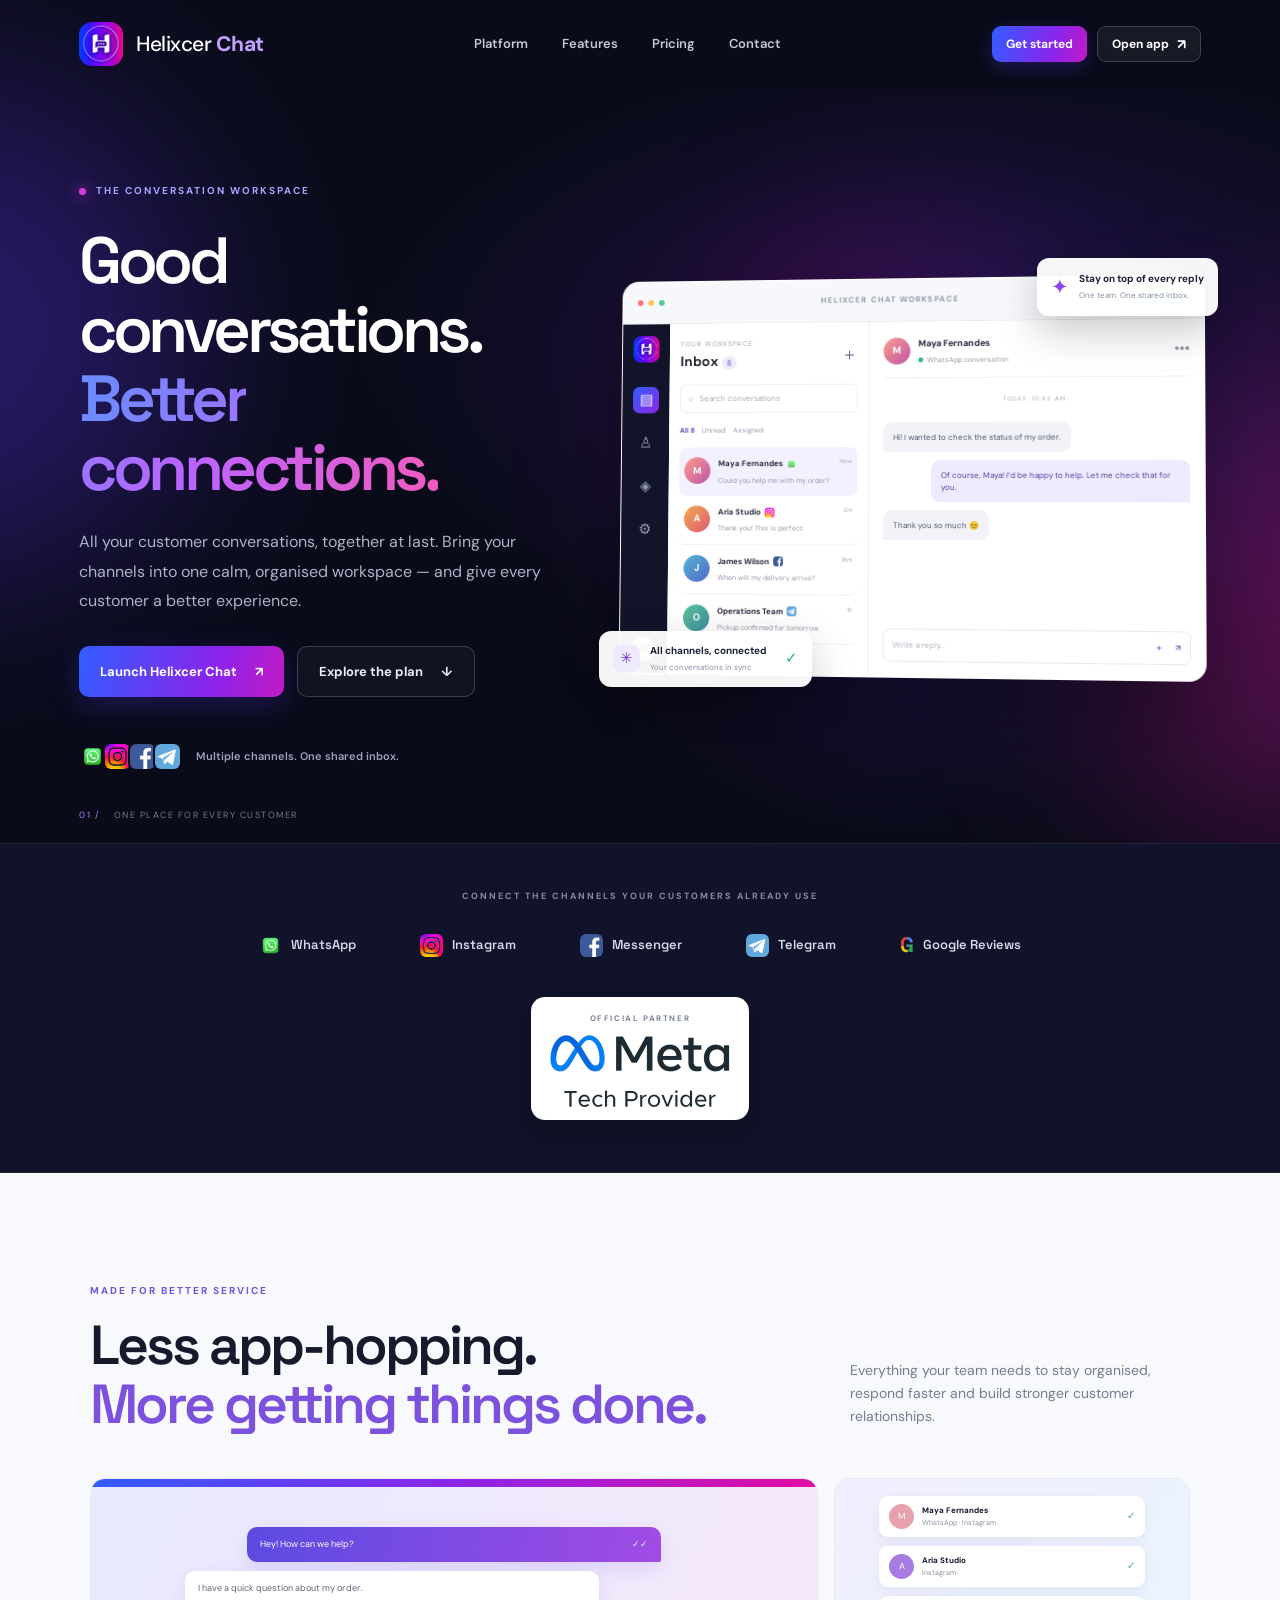
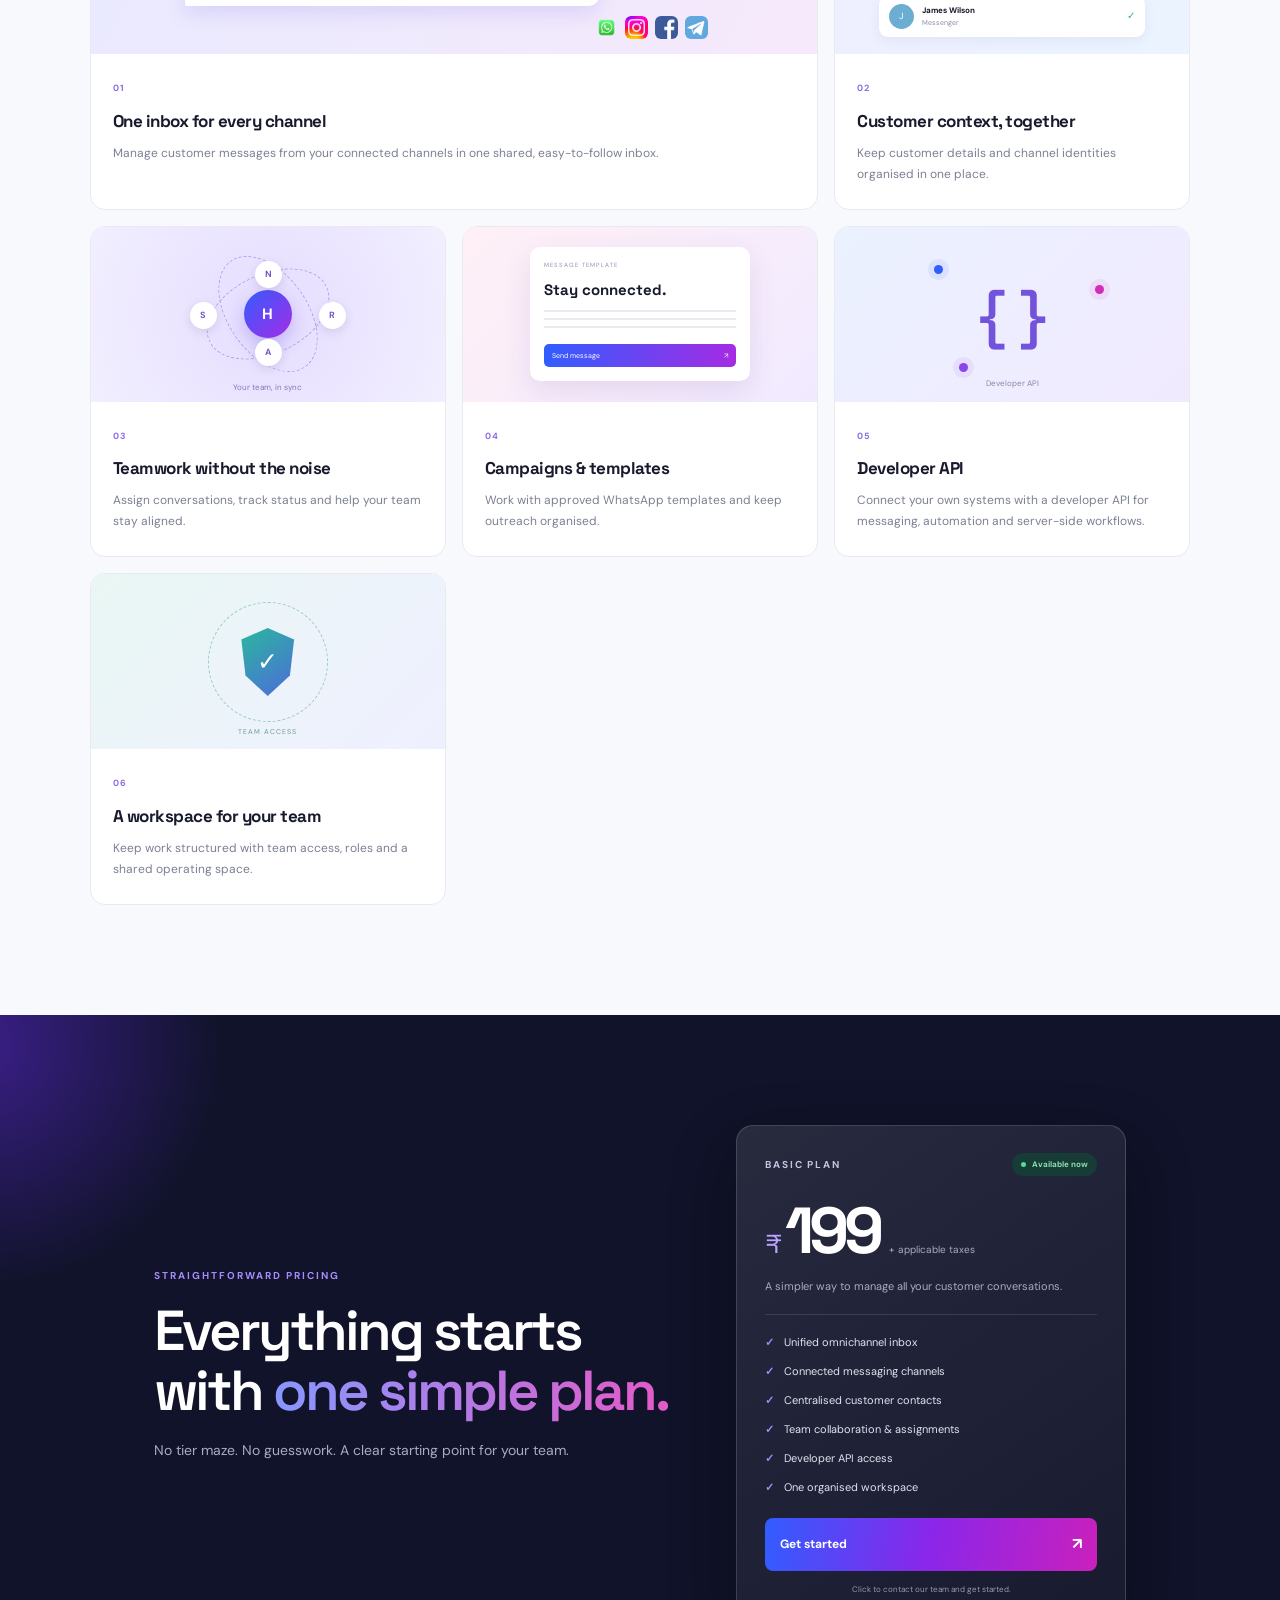
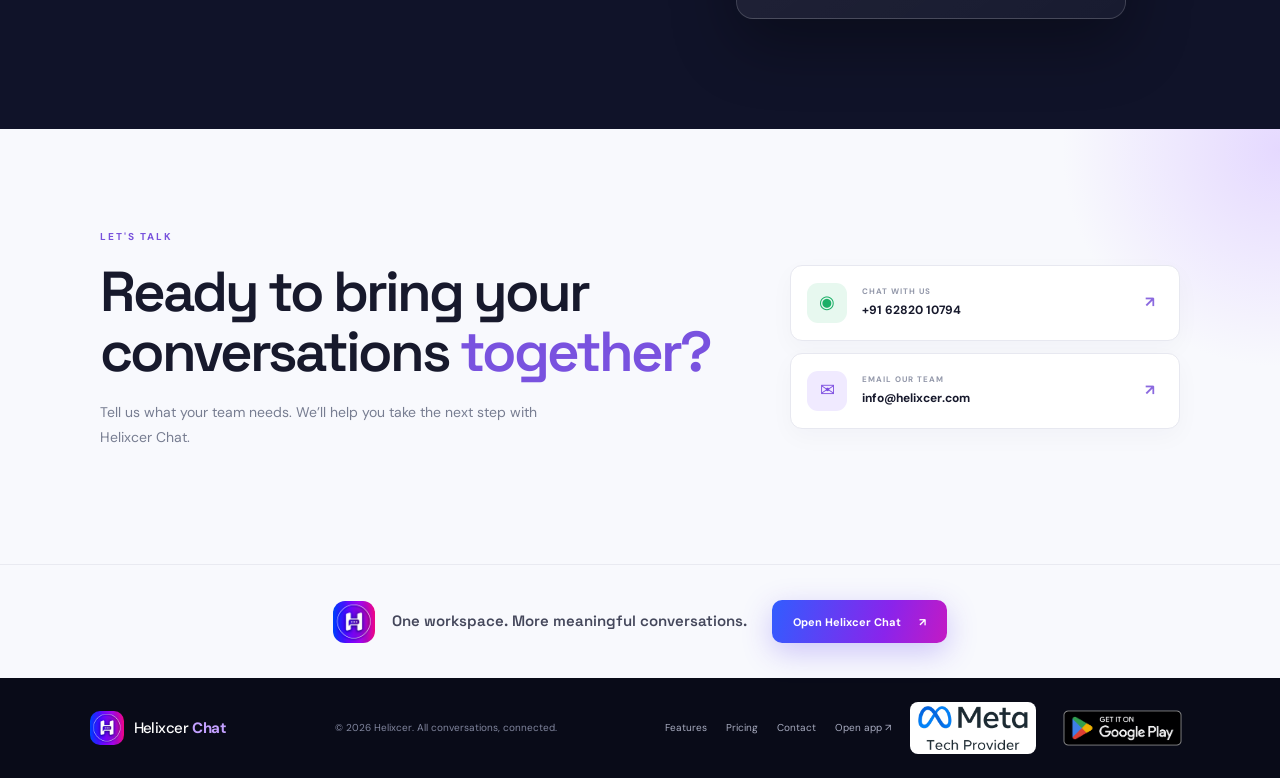
<file: index.html>
<!doctype html>
<html lang="en">
<head>
  <meta charset="utf-8">
  <meta name="viewport" content="width=device-width, initial-scale=1">
  <meta name="theme-color" content="#090b18">
  <meta name="description" content="Helixcer Chat brings WhatsApp, Instagram, Facebook Messenger and Telegram conversations into one organised team inbox.">
  <title>Helixcer Chat — Every conversation, one workspace</title>
  <link rel="canonical" href="https://chat.helixcer.com/">
  <meta property="og:type" content="website">
  <meta property="og:site_name" content="Helixcer Chat">
  <meta property="og:url" content="https://chat.helixcer.com/">
  <meta property="og:title" content="Helixcer Chat — Every conversation, one workspace">
  <meta property="og:description" content="Helixcer Chat brings WhatsApp, Instagram, Facebook Messenger and Telegram conversations into one organised team inbox.">
  <meta property="og:image" content="https://chat.helixcer.com/assets/seo-preview.png">
  <meta property="og:image:alt" content="Helixcer Chat — Good conversations. Better connections.">
  <meta name="twitter:card" content="summary_large_image">
  <meta name="twitter:title" content="Helixcer Chat — Every conversation, one workspace">
  <meta name="twitter:description" content="Helixcer Chat brings WhatsApp, Instagram, Facebook Messenger and Telegram conversations into one organised team inbox.">
  <meta name="twitter:image" content="https://chat.helixcer.com/assets/seo-preview.png">
  <link rel="icon" href="/favicon.ico?v=20261111" sizes="any">
  <link rel="icon" type="image/png" sizes="32x32" href="/assets/favicon-32.png?v=20261111">
  <link rel="icon" type="image/png" sizes="16x16" href="/assets/favicon-16.png?v=20261111">
  <link rel="apple-touch-icon" href="/apple-touch-icon.png?v=20261111">
  <link rel="shortcut icon" href="/favicon.ico?v=20261111">
  <link rel="preconnect" href="https://fonts.googleapis.com">
  <link rel="preconnect" href="https://fonts.gstatic.com" crossorigin>
  <link href="https://fonts.googleapis.com/css2?family=DM+Sans:wght@400;500;600;700&family=Space+Grotesk:wght@400;500;600;700&display=swap" rel="stylesheet">
  <link rel="stylesheet" href="/styles.css">
  <script>
    (function () {
      var hash = location.hash || "";
      if (/^#(inbox|contacts|settings|campaigns|channels|team|developers|profile|invite)\b/i.test(hash)) {
        location.replace("https://app.chat.helixcer.com/" + hash + location.search);
      }
    })();
  </script>
</head>
<body>
  <div class="bg-effects" aria-hidden="true">
    <div class="ambient ambient-one"></div>
    <div class="ambient ambient-two"></div>
  </div>
  <a class="skip-link" href="#main">Skip to content</a>

  <header class="header">
    <a class="brand" href="/" aria-label="Helixcer Chat home">
      <img src="./assets/helixcer-chat-192.png?v=20261110-brand" width="44" height="44" alt="Helixcer Chat logo">
      <span class="brand-title"><span class="brand-helixcer">Helixcer</span> <span class="brand-chat">Chat</span></span>
    </a>
    <nav class="nav" aria-label="Main navigation">
      <a href="#platform">Platform</a>
      <a href="#features">Features</a>
      <a href="#pricing">Pricing</a>
      <a href="#contact">Contact</a>
    </nav>
    <div class="header-actions">
      <a class="header-cta header-cta-primary" href="https://wa.me/916282010794?text=Hi%2C%0A%0AI%20want%20to%20know%20more%20about%20Helixcer%20Chat." target="_blank" rel="noopener noreferrer">Get started</a>
      <a class="header-cta" href="https://app.chat.helixcer.com/" target="_blank" rel="noopener noreferrer">Open app <span>↗</span></a>
    </div>
    <button class="menu-toggle" type="button" aria-label="Open navigation" aria-expanded="false">☰</button>
  </header>

  <main id="main">
    <section class="hero" id="platform">
      <div class="hero-content">
        <div class="overline"><span class="live-dot"></span> THE CONVERSATION WORKSPACE</div>
        <h1>Good conversations.<br><span>Better connections.</span></h1>
        <p class="hero-description">All your customer conversations, together at last. Bring your channels into one calm, organised workspace — and give every customer a better experience.</p>
        <div class="hero-actions">
          <a class="button button-primary" href="https://app.chat.helixcer.com/" target="_blank" rel="noopener noreferrer">Launch Helixcer Chat <span>↗</span></a>
          <a class="button button-secondary" href="#pricing">Explore the plan <span>↓</span></a>
        </div>
        <div class="hero-proof">
          <div class="channel-stack" aria-label="Supported channels">
            <img src="./assets/provider-whatsapp.png" alt="WhatsApp">
            <img src="./assets/provider-instagram.png" alt="Instagram">
            <img src="./assets/provider-facebook.png" alt="Facebook">
            <img src="./assets/provider-telegram.png" alt="Telegram">
          </div>
          <span>Multiple channels. One shared inbox.</span>
        </div>
      </div>

      <div class="visual-wrap" aria-label="Illustration of a unified customer messaging inbox">
        <div class="visual-glow"></div>
        <div class="app-window">
          <div class="window-top">
            <div class="window-dots"><i></i><i></i><i></i></div>
            <span>HELIXCER CHAT <b>WORKSPACE</b></span>
            <div class="online-pill"><i></i> Live inbox</div>
          </div>
          <div class="window-body">
            <aside class="sidebar">
              <div class="sidebar-logo"><img src="./assets/helixcer-chat-192.png" alt=""></div>
              <div class="side-icon selected">▤</div><div class="side-icon">♙</div><div class="side-icon">◈</div><div class="side-icon">⚙</div>
              <div class="side-avatar">N</div>
            </aside>
            <section class="conversation-list">
              <div class="list-title"><div><small>YOUR WORKSPACE</small><strong>Inbox <span class="count">8</span></strong></div><span class="compose">＋</span></div>
              <div class="search-box">⌕ &nbsp; Search conversations</div>
              <div class="filter-row"><span class="filter-active">All <b>8</b></span><span>Unread</span><span>Assigned</span></div>
              <article class="conversation active">
                <div class="person-avatar avatar-a">M</div><div class="conversation-info"><strong>Maya Fernandes <img src="./assets/provider-whatsapp.png" alt=""></strong><p>Could you help me with my order?</p></div><time>Now</time>
              </article>
              <article class="conversation">
                <div class="person-avatar avatar-b">A</div><div class="conversation-info"><strong>Aria Studio <img src="./assets/provider-instagram.png" alt=""></strong><p>Thank you! This is perfect.</p></div><time>2m</time>
              </article>
              <article class="conversation">
                <div class="person-avatar avatar-c">J</div><div class="conversation-info"><strong>James Wilson <img src="./assets/provider-facebook.png" alt=""></strong><p>When will my delivery arrive?</p></div><time>18m</time>
              </article>
              <article class="conversation">
                <div class="person-avatar avatar-d">O</div><div class="conversation-info"><strong>Operations Team <img src="./assets/provider-telegram.png" alt=""></strong><p>Pickup confirmed for tomorrow.</p></div><time>1h</time>
              </article>
            </section>
            <section class="chat-panel">
              <div class="chat-person"><div class="person-avatar avatar-a">M</div><div><strong>Maya Fernandes</strong><small><i></i> WhatsApp conversation</small></div><span class="more">•••</span></div>
              <div class="chat-date">TODAY, 10:42 AM</div>
              <div class="message incoming">Hi! I wanted to check the status of my order.</div>
              <div class="message outgoing">Of course, Maya! I’d be happy to help. Let me check that for you.</div>
              <div class="message incoming">Thank you so much 😊</div>
              <div class="reply-box"><span>Write a reply...</span><b>＋</b><b>↗</b></div>
            </section>
          </div>
        </div>
        <div class="float-card float-channel"><span class="float-icon">✳</span><div><strong>All channels, connected</strong><small>Your conversations in sync</small></div><span class="check">✓</span></div>
        <div class="float-card float-reply"><span class="reply-spark">✦</span><div><strong>Stay on top of every reply</strong><small>One team. One shared inbox.</small></div></div>
      </div>
      <div class="hero-bottom-note"><span>01 /</span> ONE PLACE FOR EVERY CUSTOMER</div>
    </section>

    <section class="channels-section">
      <p>CONNECT THE CHANNELS YOUR CUSTOMERS ALREADY USE</p>
      <div class="channel-logos">
        <div><img src="./assets/provider-whatsapp.png" alt="">WhatsApp</div>
        <div><img src="./assets/provider-instagram.png" alt="">Instagram</div>
        <div><img src="./assets/provider-facebook.png" alt="">Messenger</div>
        <div><img src="./assets/provider-telegram.png" alt="">Telegram</div>
        <div class="google-channel"><span>G</span>Google Reviews</div>
      </div>
      <div class="meta-provider">
        <span class="meta-provider-label">Official partner</span>
        <img src="./assets/meta-tech-provider.png" alt="Meta Tech Provider" width="180" height="72">
      </div>
    </section>

    <section class="features-section section-pad" id="features">
      <div class="section-heading">
        <div><span class="eyebrow">MADE FOR BETTER SERVICE</span><h2>Less app-hopping.<br><span>More getting things done.</span></h2></div>
        <p>Everything your team needs to stay organised, respond faster and build stronger customer relationships.</p>
      </div>
      <div class="feature-grid">
        <article class="feature-card feature-large">
          <div class="feature-art inbox-art"><div class="art-line"></div><div class="art-bubble">Hey! How can we help? <span>✓✓</span></div><div class="art-bubble light">I have a quick question about my order.</div><div class="art-channels"><img src="./assets/provider-whatsapp.png" alt=""><img src="./assets/provider-instagram.png" alt=""><img src="./assets/provider-facebook.png" alt=""><img src="./assets/provider-telegram.png" alt=""></div></div>
          <div class="feature-copy"><span class="feature-number">01</span><h3>One inbox for every channel</h3><p>Manage customer messages from your connected channels in one shared, easy-to-follow inbox.</p></div>
        </article>
        <article class="feature-card">
          <div class="feature-art contacts-art"><div class="contact-chip"><span class="mini-avatar">M</span><span><b>Maya Fernandes</b><small>WhatsApp · Instagram</small></span><i>✓</i></div><div class="contact-chip"><span class="mini-avatar purple">A</span><span><b>Aria Studio</b><small>Instagram</small></span><i>✓</i></div><div class="contact-chip"><span class="mini-avatar blue">J</span><span><b>James Wilson</b><small>Messenger</small></span><i>✓</i></div></div>
          <div class="feature-copy"><span class="feature-number">02</span><h3>Customer context, together</h3><p>Keep customer details and channel identities organised in one place.</p></div>
        </article>
        <article class="feature-card">
          <div class="feature-art team-art"><div class="team-orbit orbit-one"></div><div class="team-orbit orbit-two"></div><span class="team-center">H</span><span class="team-person p-one">N</span><span class="team-person p-two">A</span><span class="team-person p-three">S</span><span class="team-person p-four">R</span><div class="team-caption">Your team, in sync</div></div>
          <div class="feature-copy"><span class="feature-number">03</span><h3>Teamwork without the noise</h3><p>Assign conversations, track status and help your team stay aligned.</p></div>
        </article>
        <article class="feature-card">
          <div class="feature-art campaign-art"><div class="campaign-window"><span class="campaign-label">MESSAGE TEMPLATE</span><b>Stay connected.</b><div class="campaign-lines"></div><div class="campaign-send">Send message <span>↗</span></div></div></div>
          <div class="feature-copy"><span class="feature-number">04</span><h3>Campaigns &amp; templates</h3><p>Work with approved WhatsApp templates and keep outreach organised.</p></div>
        </article>
        <article class="feature-card">
          <div class="feature-art api-art"><span class="api-bracket">{ }</span><span class="api-node node-a"></span><span class="api-node node-b"></span><span class="api-node node-c"></span><div class="api-label">Developer API</div></div>
          <div class="feature-copy"><span class="feature-number">05</span><h3>Developer API</h3><p>Connect your own systems with a developer API for messaging, automation and server-side workflows.</p></div>
        </article>
        <article class="feature-card">
          <div class="feature-art secure-art"><div class="secure-shield">✓</div><div class="secure-ring"></div><span class="secure-tag">TEAM ACCESS</span></div>
          <div class="feature-copy"><span class="feature-number">06</span><h3>A workspace for your team</h3><p>Keep work structured with team access, roles and a shared operating space.</p></div>
        </article>
      </div>
    </section>

    <section class="pricing-section section-pad" id="pricing">
      <div class="pricing-orb"></div>
      <div class="pricing-heading"><span class="eyebrow">STRAIGHTFORWARD PRICING</span><h2>Everything starts<br>with <span>one simple plan.</span></h2><p>No tier maze. No guesswork. A clear starting point for your team.</p></div>
      <a class="price-card" href="#contact" aria-label="Basic plan, 199 rupees plus applicable taxes. Contact us to get started.">
        <div class="price-top"><span class="price-plan">BASIC PLAN</span><span class="price-pill"><i></i> Available now</span></div>
        <div class="price-amount"><span class="currency">₹</span><strong>199</strong><small>+ applicable taxes</small></div>
        <p class="price-summary">A simpler way to manage all your customer conversations.</p>
        <div class="price-divider"></div>
        <ul class="price-features"><li>Unified omnichannel inbox</li><li>Connected messaging channels</li><li>Centralised customer contacts</li><li>Team collaboration &amp; assignments</li><li>Developer API access</li><li>One organised workspace</li></ul>
        <span class="price-action">Get started <b>↗</b></span>
        <small class="price-footnote">Click to contact our team and get started.</small>
      </a>
    </section>

    <section class="contact-section section-pad" id="contact">
      <div class="contact-backdrop"></div>
      <div class="contact-inner">
        <div class="contact-copy"><span class="eyebrow">LET'S TALK</span><h2>Ready to bring your conversations <span>together?</span></h2><p>Tell us what your team needs. We’ll help you take the next step with Helixcer Chat.</p></div>
        <div class="contact-options">
          <a class="contact-option" href="https://wa.me/916282010794" target="_blank" rel="noopener noreferrer"><span class="contact-symbol whatsapp-symbol">◉</span><span><small>CHAT WITH US</small><strong>+91 62820 10794</strong></span><b>↗</b></a>
          <a class="contact-option" href="mailto:info@helixcer.com"><span class="contact-symbol mail-symbol">✉</span><span><small>EMAIL OUR TEAM</small><strong>info@helixcer.com</strong></span><b>↗</b></a>
        </div>
      </div>
    </section>

    <section class="last-cta">
      <img src="./assets/helixcer-chat-192.png" alt="" width="54" height="54">
      <p>One workspace. More meaningful conversations.</p>
      <a class="button button-primary" href="https://app.chat.helixcer.com/" target="_blank" rel="noopener noreferrer">Open Helixcer Chat <span>↗</span></a>
    </section>
  </main>

  <footer class="footer">
    <a class="footer-brand" href="/"><img src="./assets/helixcer-chat-192.png?v=20261110-brand" alt="" width="36" height="36"><span class="brand-title"><span class="brand-helixcer">Helixcer</span> <span class="brand-chat">Chat</span></span></a>
    <p>© <span id="year"></span> Helixcer. All conversations, connected.</p>
    <div class="footer-links">
      <a href="#features">Features</a>
      <a href="#pricing">Pricing</a>
      <a href="#contact">Contact</a>
      <a href="https://app.chat.helixcer.com/" target="_blank" rel="noopener noreferrer">Open app ↗</a>
      <span class="footer-meta" title="Meta Tech Provider">
        <img src="./assets/meta-tech-provider.png" alt="Meta Tech Provider" width="120" height="48">
      </span>
      <a class="footer-play" href="https://play.google.com/store/apps/details?id=com.helixcer.chat" target="_blank" rel="noopener noreferrer">
        <img src="./assets/google-play-badge.png" alt="Get it on Google Play" width="135" height="52">
      </a>
    </div>
  </footer>
  <script>
    document.getElementById("year").textContent = String(new Date().getFullYear());
    const toggle = document.querySelector(".menu-toggle");
    const nav = document.querySelector(".nav");
    toggle.addEventListener("click", () => {
      const open = toggle.getAttribute("aria-expanded") === "true";
      toggle.setAttribute("aria-expanded", String(!open));
      nav.classList.toggle("nav-open", !open);
    });
    nav.querySelectorAll("a").forEach(link => link.addEventListener("click", () => {
      nav.classList.remove("nav-open");
      toggle.setAttribute("aria-expanded", "false");
    }));
  </script>
</body>
</html>
</file>
<file: styles.css>
*{box-sizing:border-box}
:root{--night:#090b18;--night-2:#101329;--ink:#17192c;--muted:#73788d;--paper:#f7f8fc;--white:#fff;--line:#e9eaf1;--blue:#315dff;--violet:#7918ed;--pink:#e20ca4;--font:"DM Sans",sans-serif;--display:"Space Grotesk",sans-serif}
html{scroll-behavior:smooth;scroll-padding-top:100px;overflow-x:hidden;width:100%;max-width:100%}
body{margin:0;background:var(--paper);color:var(--ink);font-family:var(--font);font-size:15px;line-height:1.65;overflow-x:hidden;width:100%;max-width:100%;position:relative}
a{color:inherit;text-decoration:none}
button{font:inherit}
.bg-effects{position:absolute;inset:0;overflow:hidden;pointer-events:none;z-index:-1}
.ambient{position:absolute;pointer-events:none;filter:blur(100px);opacity:.32;border-radius:50%}
.ambient-one{width:500px;height:500px;top:80px;left:-300px;background:#6537ff}
.ambient-two{width:460px;height:460px;top:370px;right:-260px;background:#ed18b6}
.skip-link{position:absolute;top:-50px;left:12px;z-index:30;padding:10px;background:white;color:#111;border-radius:8px}.skip-link:focus{top:10px}
.header{height:88px;max-width:1440px;width:100%;margin:auto;padding:0 6.2%;display:flex;align-items:center;justify-content:space-between;gap:35px;position:relative;z-index:10}
.brand,.footer-brand{display:flex;align-items:center;gap:13px;font-family:var(--font);font-weight:400;font-size:21px;letter-spacing:-.55px;color:#fff}
.brand img{width:44px;height:44px;border-radius:13px;object-fit:cover;flex:0 0 auto}
.brand-title{display:inline-flex;align-items:baseline;gap:5px;white-space:nowrap}
.brand-helixcer{font-weight:500;color:#fff}
.brand-chat{font-weight:750;color:#c3a0ff}
.nav{display:flex;align-items:center;gap:34px;margin-left:auto}
.nav a{font-size:13px;font-weight:600;color:#c5c8d9;transition:color .2s}.nav a:hover{color:#fff}
.header-actions{display:flex;align-items:center;gap:10px;margin-left:auto}
.header-cta{display:inline-flex;align-items:center;justify-content:center;gap:8px;min-height:36px;padding:0 14px;border:1px solid rgba(255,255,255,.18);border-radius:9px;color:#fff;font-size:12px;font-weight:700;line-height:1;background:rgba(255,255,255,.06);transition:.2s;white-space:nowrap}
.header-cta:hover{background:#fff;color:#11152a}.header-cta span{font-size:14px;line-height:1}
.header-cta-primary{border:0;background:linear-gradient(105deg,#315dff,#8a24eb 65%,#c31ac4);box-shadow:0 6px 18px rgba(85,55,240,.28)}
.header-cta-primary:hover{background:linear-gradient(105deg,#3f69ff,#9630f0 65%,#cb24cb);color:#fff;box-shadow:0 8px 22px rgba(113,55,245,.4)}
.menu-toggle{display:none}
.hero{position:relative;min-height:700px;padding:95px 6.2% 72px;max-width:1440px;margin:auto;display:grid;grid-template-columns:.91fr 1.09fr;gap:45px;align-items:center;background:radial-gradient(ellipse at 75% 35%,rgba(91,33,204,.26),transparent 45%);overflow:hidden}
body:has(.hero){background:var(--night)}
.hero-content{position:relative;z-index:2;max-width:590px;width:100%;color:#fff}
.overline,.eyebrow{font-size:10px;letter-spacing:2px;font-weight:700;color:#a9a4ff}
.overline{display:flex;align-items:center;gap:10px;margin-bottom:26px}
.live-dot{width:7px;height:7px;border-radius:50%;background:#d63cdd;box-shadow:0 0 14px #d63cdd}
.hero h1,.section-heading h2,.pricing-heading h2,.contact-copy h2{font-family:var(--display);font-size:clamp(48px,5.1vw,73px);line-height:1.06;letter-spacing:-4.5px;font-weight:600;margin:0}
.hero h1 span{background:linear-gradient(95deg,#6f89ff 5%,#bd63ff 54%,#f15bbd 100%);background-clip:text;-webkit-background-clip:text;color:transparent}
.hero-description{max-width:500px;color:#aeb3c8;font-size:16px;line-height:1.85;margin:25px 0 30px}
.hero-actions{display:flex;align-items:center;gap:13px;flex-wrap:wrap}
.button{min-height:51px;padding:0 21px;display:inline-flex;align-items:center;justify-content:center;gap:18px;border-radius:10px;font-size:13px;font-weight:700;transition:transform .2s,box-shadow .2s,background .2s}
.button:hover{transform:translateY(-2px)}
.button-primary{background:linear-gradient(105deg,#315dff,#8a24eb 65%,#c31ac4);color:#fff;box-shadow:0 9px 30px rgba(85,55,240,.27)}
.button-primary:hover{box-shadow:0 12px 36px rgba(113,55,245,.42)}
.button-secondary{border:1px solid rgba(255,255,255,.18);color:#e9eaff;background:rgba(255,255,255,.035)}
.button-secondary:hover{background:rgba(255,255,255,.1)}
.hero-proof{display:flex;align-items:center;gap:14px;margin-top:45px;color:#9da3bd;font-size:11px;font-weight:600}
.channel-stack{display:flex;padding-left:3px}
.channel-stack img{width:29px;height:29px;padding:0;border-radius:8px;background:transparent;border:2px solid var(--night);margin-left:-4px;object-fit:cover}
.visual-wrap{position:relative;min-height:495px;width:100%;max-width:100%;display:flex;align-items:center;justify-content:center}
.visual-glow{position:absolute;width:min(470px,100%);height:min(470px,100%);border-radius:50%;background:conic-gradient(from 90deg,#175dff,#7c10ed,#e4009e,#175dff);filter:blur(85px);opacity:.25}
.app-window{position:relative;width:100%;max-width:650px;border-radius:17px;overflow:hidden;background:#fff;box-shadow:0 32px 90px rgba(0,0,0,.42);border:1px solid rgba(255,255,255,.25);transform:perspective(1300px) rotateY(-5deg) rotateX(2deg)}
.window-top{height:43px;display:flex;align-items:center;justify-content:space-between;padding:0 15px;background:#f7f8fb;border-bottom:1px solid #e9eaf0;color:#9296a8;font-size:8px;font-weight:700;letter-spacing:1.1px}
.window-dots{display:flex;gap:5px}.window-dots i{width:6px;height:6px;border-radius:50%;background:#d7d9e1}.window-dots i:first-child{background:#ff777d}.window-dots i:nth-child(2){background:#ffc55e}.window-dots i:nth-child(3){background:#5bc88c}
.online-pill{display:flex;align-items:center;gap:5px;padding:4px 7px;border-radius:20px;background:#e8f8ef;color:#3c9a69;letter-spacing:0}.online-pill i,.chat-person small i{width:5px;height:5px;border-radius:50%;background:#35bd79}
.window-body{display:grid;grid-template-columns:49px 205px 1fr;min-height:355px}
.sidebar{background:#12152a;display:flex;align-items:center;flex-direction:column;gap:17px;padding:12px 0}
.sidebar-logo img{width:27px;height:27px;border-radius:8px}.side-icon{width:27px;height:27px;border-radius:7px;display:grid;place-items:center;color:#9399b8;font-size:15px}.side-icon.selected{background:linear-gradient(135deg,#315dff,#8c27e8);color:white}.side-avatar{margin-top:auto;width:25px;height:25px;border-radius:50%;background:#f0c2a9;color:#50362d;display:grid;place-items:center;font-size:10px;font-weight:700}
.conversation-list{padding:15px 11px;border-right:1px solid #eceef3;background:#fff;min-width:0}
.list-title{display:flex;align-items:center;justify-content:space-between;margin-bottom:12px}.list-title small,.list-title strong{display:block}.list-title small{font-size:7px;color:#a0a3b1;letter-spacing:1px}.list-title strong{font-family:var(--display);font-size:14px;color:#1a1c2b}.count{font:8px var(--font);padding:2px 5px;border-radius:10px;background:#eeeaff;color:#7944df}
.compose{font-size:17px;color:#656b83}.search-box{padding:7px 8px;border:1px solid #eceef3;border-radius:6px;color:#a7aab7;font-size:8px}
.filter-row{display:flex;gap:8px;margin:12px 0;font-size:7px;color:#9296a7}.filter-active{color:#4b48b9;font-weight:700}
.conversation{display:flex;gap:8px;padding:10px 5px;border-radius:7px;border-bottom:1px solid #f1f1f5;min-width:0}
.conversation.active{background:#f3f1ff;border:0}
.person-avatar{width:27px;height:27px;flex:0 0 27px;border-radius:50%;display:grid;place-items:center;color:white;font-size:10px;font-weight:700}
.avatar-a{background:linear-gradient(135deg,#ff9c8b,#bb54a9)}.avatar-b{background:linear-gradient(135deg,#f3a94c,#df5a79)}.avatar-c{background:linear-gradient(135deg,#56b6d4,#5265c8)}.avatar-d{background:linear-gradient(135deg,#5cc39b,#3b8a9c)}
.conversation-info{min-width:0;flex:1}.conversation-info strong{display:flex;align-items:center;gap:4px;font-size:8px;color:#26283a;white-space:nowrap}.conversation-info strong img{width:10px;height:10px;border-radius:3px;object-fit:cover}.conversation-info p{font-size:7px;color:#9296a6;white-space:nowrap;overflow:hidden;text-overflow:ellipsis;margin:4px 0 0}
.conversation time{font-size:6px;color:#a6a9b5}
.chat-panel{padding:15px 14px;display:flex;flex-direction:column;background:#fff;min-width:0}
.chat-person{display:flex;align-items:center;gap:8px;padding-bottom:12px;border-bottom:1px solid #f0f0f4}.chat-person strong,.chat-person small{display:block}.chat-person strong{font-size:9px;color:#24263a}.chat-person small{display:flex;align-items:center;gap:4px;margin-top:3px;font-size:7px;color:#9296a6}.more{margin-left:auto;color:#8d91a2}
.chat-date{text-align:center;margin:17px 0;color:#a3a6b3;font-size:6px;letter-spacing:1px}
.message{max-width:84%;padding:9px 10px;border-radius:9px;margin-bottom:8px;font-size:8px;line-height:1.5;color:#51556a}.incoming{align-self:flex-start;background:#f2f3f8;border-bottom-left-radius:2px}.outgoing{align-self:flex-end;background:#eeeaff;color:#5544a0;border-bottom-right-radius:2px}
.reply-box{display:flex;align-items:center;gap:12px;margin-top:auto;padding:9px;border:1px solid #e9eaf0;border-radius:7px;color:#b1b4c1;font-size:8px}.reply-box span{flex:1}.reply-box b{color:#7160ca}
.float-card{position:absolute;z-index:3;display:flex;align-items:center;gap:10px;padding:12px 14px;border-radius:12px;background:rgba(255,255,255,.96);box-shadow:0 15px 40px rgba(0,0,0,.22);color:#1c2035}
.float-card strong,.float-card small{display:block}.float-card strong{font-size:10px}.float-card small{font-size:8px;color:#8c91a4;margin-top:2px}.float-channel{left:-15px;bottom:38px}.float-reply{right:-17px;top:28px}.float-icon{width:27px;height:27px;border-radius:8px;display:grid;place-items:center;background:#f0eaff;color:#7435dd}.check{color:#27b57a;margin-left:8px}.reply-spark{color:#8d45ed;font-size:21px}
.hero-bottom-note{position:absolute;bottom:20px;left:6.2%;font-size:9px;letter-spacing:1.5px;color:#737993}.hero-bottom-note span{color:#b27aff;margin-right:10px}
.channels-section{padding:45px 6.2% 52px;text-align:center;background:#101329;border-top:1px solid rgba(255,255,255,.07);border-bottom:1px solid rgba(255,255,255,.07)}
.channels-section>p{font-size:9px;letter-spacing:2px;color:#858ba9;font-weight:700;margin:0 0 24px}
.channel-logos{display:flex;align-items:center;justify-content:center;gap:clamp(20px,5vw,70px);flex-wrap:wrap}
.channel-logos>div{display:flex;align-items:center;gap:9px;color:#d7d9e8;font-family:var(--display);font-weight:600;font-size:13px}.channel-logos img{width:23px;height:23px;border-radius:6px;object-fit:cover}.google-channel span{font-weight:700;font-size:21px;background:conic-gradient(#4285f4 0 25%,#34a853 25% 50%,#fbbc05 50% 75%,#ea4335 75%);color:transparent;background-clip:text}
.meta-provider{margin:34px auto 0;display:inline-flex;flex-direction:column;align-items:center;gap:10px;padding:14px 18px 12px;border-radius:14px;background:#fff;border:1px solid rgba(255,255,255,.12);box-shadow:0 12px 30px rgba(0,0,0,.22)}
.meta-provider-label{font-size:8px;letter-spacing:1.6px;font-weight:700;color:#7a8299;text-transform:uppercase}
.meta-provider img{display:block;width:180px;height:auto}
.section-pad{padding:110px 7%}
.features-section{background:#f8f9fd;color:#17192c}
.section-heading{max-width:1160px;margin:0 auto 45px;display:flex;justify-content:space-between;align-items:end;gap:40px}
.eyebrow{display:block;margin-bottom:17px;color:#7253dc}
.section-heading h2,.pricing-heading h2,.contact-copy h2{font-size:clamp(38px,4.3vw,57px);letter-spacing:-3px}
.section-heading h2 span{color:#7b51dd}
.section-heading>p{max-width:340px;color:#777d91;margin:0 0 5px;font-size:14px}
.feature-grid{max-width:1160px;margin:auto;display:grid;grid-template-columns:repeat(3,minmax(0,1fr));gap:16px}
.feature-card{background:#fff;border:1px solid #e9eaf1;border-radius:15px;overflow:hidden;transition:transform .25s,box-shadow .25s}
.feature-card:hover{transform:translateY(-4px);box-shadow:0 18px 45px rgba(34,34,75,.08)}
.feature-art{height:175px;position:relative;overflow:hidden;background:#f2f0ff;display:flex;align-items:center;justify-content:center}
.feature-copy{padding:20px 22px 24px}.feature-number{font-size:9px;color:#8b6ce4;font-weight:700;letter-spacing:1px}.feature-copy h3{font-family:var(--display);font-size:17px;letter-spacing:-.5px;margin:8px 0}.feature-copy p{font-size:12px;line-height:1.75;color:#7b8092;margin:0}
.feature-large{grid-column:span 2}.feature-large .feature-art{background:linear-gradient(115deg,#e9eaff,#f6e9fb)}
.inbox-art{flex-direction:column;gap:9px}.art-line{position:absolute;left:0;right:0;top:0;height:8px;background:linear-gradient(90deg,#315dff,#8c25e8,#e20ca4)}
.art-bubble{width:57%;padding:10px 13px;border-radius:10px 10px 2px 10px;background:linear-gradient(110deg,#5b4be1,#a24be5);color:white;font-size:9px;box-shadow:0 7px 20px #6f5ce52c}.art-bubble span{float:right;color:#c7f7e6}.art-bubble.light{align-self:flex-start;margin-left:13%;border-radius:10px 10px 10px 2px;background:white;color:#62667a}.art-channels{position:absolute;right:15%;bottom:15px;display:flex;gap:7px}.art-channels img{width:23px;height:23px;padding:0;border-radius:6px;background:transparent;object-fit:cover}
.contacts-art{flex-direction:column;gap:9px;background:linear-gradient(140deg,#f0edff,#eaf4ff)}
.contact-chip{width:75%;display:flex;align-items:center;gap:8px;padding:8px 10px;border-radius:9px;background:white;box-shadow:0 4px 12px #383b7110}.mini-avatar{width:25px;height:25px;border-radius:50%;background:#e6a0ae;color:white;display:grid;place-items:center;font-size:9px}.mini-avatar.purple{background:#a77be2}.mini-avatar.blue{background:#6caed2}.contact-chip b,.contact-chip small{display:block}.contact-chip b{font-size:8px}.contact-chip small{font-size:7px;color:#8a8ea0}.contact-chip i{margin-left:auto;color:#35ad7b;font-style:normal;font-size:10px}
.team-art{background:radial-gradient(circle,#e5ddff,#f2efff)}.team-orbit{position:absolute;width:130px;height:80px;border:1px dashed #b3a2ec;border-radius:50%;transform:rotate(-25deg)}.orbit-two{transform:rotate(55deg)}.team-center,.team-person{position:absolute;display:grid;place-items:center;border-radius:50%;font-weight:700}.team-center{width:48px;height:48px;background:linear-gradient(135deg,#345cff,#a52ce6);color:white;box-shadow:0 8px 18px #6b4de44a}.team-person{width:27px;height:27px;background:#fff;color:#7555c9;box-shadow:0 3px 10px #453c7b24;font-size:9px}.p-one{top:34px;left:calc(50% - 13px)}.p-two{bottom:36px;left:calc(50% - 13px)}.p-three{left:calc(50% - 78px);top:75px}.p-four{right:calc(50% - 78px);top:75px}.team-caption{position:absolute;bottom:8px;font-size:8px;color:#8875bc}
.campaign-art{background:linear-gradient(135deg,#fff0f6,#f1eaff)}.campaign-window{width:62%;padding:14px;border-radius:10px;background:white;box-shadow:0 10px 28px #6b3c9d20}.campaign-label{font-size:6px;letter-spacing:1px;color:#9b8ab9;display:block}.campaign-window>b{font-family:var(--display);font-size:15px;display:block;margin:7px 0}.campaign-lines{height:24px;background:repeating-linear-gradient(to bottom,#ebeaf1 0 2px,transparent 2px 8px)}.campaign-send{display:flex;justify-content:space-between;padding:6px 8px;margin-top:10px;border-radius:5px;background:linear-gradient(90deg,#315dff,#a52be3);font-size:7px;color:white}
.api-art{background:linear-gradient(135deg,#eaf1ff,#f1eaff)}.api-bracket{font-family:var(--display);font-size:60px;font-weight:600;color:#7353db}.api-node{position:absolute;width:9px;height:9px;border-radius:50%;background:#315dff;box-shadow:0 0 0 6px #315dff18}.node-a{top:38px;left:28%}.node-b{right:24%;top:58px;background:#d12db6;box-shadow:0 0 0 6px #d12db618}.node-c{bottom:30px;left:35%;background:#8a46e7;box-shadow:0 0 0 6px #8a46e718}.api-label{position:absolute;bottom:12px;font-size:8px;color:#8d84aa}
.secure-art{background:linear-gradient(135deg,#e9f7f4,#eff0ff)}.secure-shield{z-index:1;width:60px;height:68px;display:grid;place-items:center;clip-path:polygon(50% 0,94% 17%,87% 70%,50% 100%,13% 70%,6% 17%);background:linear-gradient(145deg,#2ab99d,#4e69dc);color:white;font-size:25px}.secure-ring{position:absolute;width:120px;height:120px;border:1px dashed #9bcac7;border-radius:50%}.secure-tag{position:absolute;bottom:12px;font-size:7px;letter-spacing:1px;color:#6c9b98}
.pricing-section{position:relative;overflow:hidden;display:grid;grid-template-columns:1fr 390px;gap:65px;align-items:center;background:#101329;color:white;padding-left:12%;padding-right:12%}
.pricing-orb{position:absolute;width:500px;height:500px;border-radius:50%;left:-270px;top:-220px;background:radial-gradient(circle,#5627c7,transparent 70%);opacity:.6}
.pricing-heading,.price-card{position:relative;z-index:1}
.pricing-heading .eyebrow{color:#a88bff}.pricing-heading h2{font-size:clamp(42px,4.4vw,58px)}.pricing-heading h2 span{background:linear-gradient(90deg,#8797ff,#e45ac8);background-clip:text;-webkit-background-clip:text;color:transparent}.pricing-heading>p{color:#a7acc2;font-size:14px;margin-top:19px}
.price-card{display:block;padding:27px 28px 22px;border:1px solid rgba(255,255,255,.16);border-radius:17px;background:linear-gradient(145deg,rgba(255,255,255,.10),rgba(255,255,255,.035));box-shadow:0 25px 65px #0005;transition:transform .25s,border-color .25s}
.price-card:hover{transform:translateY(-5px);border-color:#a88bff}
.price-top{display:flex;align-items:center;justify-content:space-between;gap:10px}.price-plan{font-size:10px;font-weight:700;letter-spacing:1.8px;color:#c7c4e0}.price-pill{display:flex;align-items:center;gap:6px;padding:5px 9px;border-radius:20px;background:#173b35;color:#8fe0b7;font-size:8px;font-weight:700}.price-pill i{width:5px;height:5px;border-radius:50%;background:#56d99b}
.price-amount{display:flex;align-items:baseline;gap:3px;margin-top:22px}.price-amount .currency{font-family:var(--display);font-size:26px;color:#b9a4ff}.price-amount strong{font-family:var(--display);font-size:65px;letter-spacing:-5px;line-height:1}.price-amount small{font-size:10px;color:#a7acc2;margin-left:7px}
.price-summary{font-size:11px;color:#a7acc2;margin:11px 0 18px}.price-divider{height:1px;background:rgba(255,255,255,.12)}.price-features{list-style:none;padding:0;margin:18px 0 22px;display:grid;gap:11px}.price-features li{font-size:11px;color:#e0e2ef}.price-features li:before{content:"✓";color:#a88bff;font-weight:700;margin-right:10px}
.price-action{display:flex;justify-content:space-between;align-items:center;padding:13px 15px;border-radius:8px;background:linear-gradient(100deg,#315dff,#8b26e9,#ca20bc);font-size:12px;font-weight:700;color:#fff}.price-action b{font-size:16px}.price-footnote{display:block;text-align:center;color:#969bb4;font-size:8px;margin-top:12px}
.contact-section{position:relative;overflow:hidden;background:#f8f9fd;color:#17192c;padding-top:100px;padding-bottom:100px}
.contact-backdrop{position:absolute;width:440px;height:440px;right:-220px;top:-200px;border-radius:50%;background:radial-gradient(circle,#e5d9ff,transparent 70%)}
.contact-inner{position:relative;max-width:1080px;margin:auto;display:grid;grid-template-columns:1fr 390px;gap:65px;align-items:center}
.contact-copy .eyebrow{color:#7852dc}.contact-copy h2{font-size:clamp(39px,4.4vw,58px)}.contact-copy h2 span{color:#7952df}.contact-copy>p{max-width:440px;color:#777d91;font-size:14px;line-height:1.8;margin-top:18px}
.contact-options{display:grid;gap:12px}.contact-option{display:grid;grid-template-columns:42px 1fr 18px;align-items:center;gap:13px;padding:17px 16px;border:1px solid #e7e8f0;border-radius:12px;background:white;box-shadow:0 8px 25px #1c204008;transition:transform .2s,border-color .2s}.contact-option:hover{transform:translateY(-2px);border-color:#c7b8f5}.contact-symbol{width:40px;height:40px;border-radius:11px;display:grid;place-items:center;font-size:18px}.whatsapp-symbol{background:#e7f8ef;color:#1baf67}.mail-symbol{background:#f0eaff;color:#7b4be0}.contact-option small,.contact-option strong{display:block}.contact-option small{font-size:8px;letter-spacing:1px;color:#9297a9;font-weight:700}.contact-option strong{font-size:12px;margin-top:3px}.contact-option>b{color:#8b69df}
.last-cta{display:flex;align-items:center;justify-content:center;gap:17px;padding:35px 6%;background:#f8f9fd;border-top:1px solid #e9eaf1}.last-cta img{width:42px;height:42px;border-radius:12px}.last-cta p{font-family:var(--display);font-size:15px;font-weight:600;color:#44475b;margin:0 8px 0 0}.last-cta .button{min-height:43px;font-size:11px}
.footer{display:flex;align-items:center;justify-content:space-between;gap:20px;padding:24px 7%;background:#090b18;color:#81869e}.footer-brand{font-size:15px;gap:10px}.footer-brand img{width:34px;height:34px;border-radius:10px}.footer-brand .brand-title{gap:4px}.footer-brand .brand-chat{color:#c3a0ff}.footer p{font-size:10px;margin:0}.footer-links{display:flex;align-items:center;flex-wrap:wrap;gap:14px 19px}.footer-links>a{font-size:10px;color:#a8acc0}.footer-links>a:hover{color:#fff}.footer-meta{display:inline-flex;align-items:center;justify-content:center;padding:4px 8px;border-radius:8px;background:#fff;line-height:0}.footer-meta img{display:block;width:110px;height:auto}.footer-play{display:inline-flex;line-height:0;opacity:.95;transition:opacity .2s,transform .2s}.footer-play:hover{opacity:1;transform:translateY(-1px);color:inherit}.footer-play img{display:block;width:135px;height:auto}
@media(max-width:1100px){.hero{grid-template-columns:1fr;gap:25px;padding-top:70px}.hero-content{max-width:720px}.visual-wrap{max-width:720px;width:100%;margin:auto;min-height:440px}.app-window{transform:none}.pricing-section{padding-left:8%;padding-right:8%;gap:35px}.window-body{grid-template-columns:45px 190px 1fr}}
@media(max-width:760px){.header{height:74px;padding:0 5%;gap:12px;width:100%}.brand{font-size:18px;min-width:0}.brand img{width:44px;height:44px}.nav{display:none;position:absolute;top:66px;left:5%;right:5%;padding:17px;background:#171a32;border:1px solid #343653;border-radius:12px;box-shadow:0 15px 40px #0007}.nav.nav-open{display:grid;gap:15px}.nav a{padding:4px}.header-actions{margin-left:auto;gap:8px;flex:0 0 auto}.header-cta{min-height:32px;padding:0 11px;font-size:11px;flex:0 0 auto}.menu-toggle{display:block;border:1px solid #373b57;background:#171a32;color:#fff;width:34px;height:34px;border-radius:9px;flex:0 0 auto}.hero{padding:65px 5% 70px;min-height:0;width:100%}.hero h1{font-size:clamp(43px,10vw,62px);letter-spacing:-3px}.hero-description{font-size:14px;max-width:100%}.visual-wrap{min-height:345px}.app-window{max-width:100%}.window-body{grid-template-columns:38px minmax(0,155px) minmax(0,1fr);min-height:300px}.sidebar{gap:12px}.conversation-list{padding:11px 8px}.chat-panel{padding:12px 10px}.float-channel{left:0;bottom:12px}.float-reply{right:0;top:5px}.float-card{padding:9px 10px;max-width:calc(100% - 16px)}.float-card strong{font-size:8px}.float-card small{font-size:7px}.ambient-one{width:280px;height:280px;left:-140px}.ambient-two{width:260px;height:260px;right:-120px;top:280px}.channels-section{padding:36px 5%;overflow:hidden}.channel-logos{gap:20px 28px}.channel-logos>div{font-size:11px}.channel-logos img{width:20px;height:20px}.meta-provider{margin-top:28px;padding:12px 14px 10px}.meta-provider img{width:150px}.section-pad{padding:75px 5%}.section-heading{display:block;margin-bottom:28px}.section-heading h2,.pricing-heading h2,.contact-copy h2{letter-spacing:-2px}.section-heading>p{margin-top:17px;max-width:100%}.feature-grid{grid-template-columns:repeat(2,minmax(0,1fr));gap:12px}.feature-large{grid-column:span 2}.feature-art{height:145px}.feature-copy{padding:16px}.feature-copy h3{font-size:15px}.feature-copy p{font-size:11px}.pricing-section{grid-template-columns:1fr;gap:32px;padding-left:5%;padding-right:5%}.pricing-heading h2{font-size:46px}.price-card{max-width:440px;width:100%;margin:auto}.contact-inner{grid-template-columns:1fr;gap:30px;width:100%}.contact-options{max-width:480px;width:100%}.last-cta{flex-wrap:wrap;text-align:center;gap:12px}.last-cta p{width:100%;order:2}.last-cta .button{order:3}.footer{flex-wrap:wrap;padding:22px 5%}.footer p{order:3;width:100%}}
@media(max-width:480px){.brand-title{display:none}.header-actions{gap:6px}.header-cta{min-height:30px;padding:0 9px;font-size:10px;gap:5px}.header-cta:not(.header-cta-primary){font-size:0;gap:0;padding:0;width:30px;justify-content:center}.header-cta:not(.header-cta-primary) span{font-size:13px}.header-cta-primary{padding:0 10px}.hero{padding:54px 4% 60px}.hero h1{font-size:clamp(36px,11vw,43px);letter-spacing:-2.2px}.hero-actions{gap:9px}.button{min-height:47px;padding:0 15px;font-size:11px}.hero-proof{margin-top:30px;font-size:9px;flex-wrap:wrap}.visual-wrap{min-height:280px;margin-top:6px}.window-top{height:35px;padding:0 9px;font-size:6px}.window-body{grid-template-columns:31px minmax(0,1fr);min-height:265px}.sidebar{padding:9px 0;gap:9px}.side-icon{width:23px;height:23px}.conversation-list{padding:10px 8px}.chat-panel{display:none}.conversation-info strong{font-size:8px}.conversation-info p{font-size:7px}.float-card{gap:6px;padding:7px 8px}.float-icon{width:22px;height:22px}.float-channel{left:4px;bottom:8px}.float-reply{right:4px;top:8px}.float-card strong{font-size:7px}.float-card small{font-size:6px}.hero-bottom-note{font-size:8px;bottom:15px;left:4%}.channel-logos{gap:17px 20px}.feature-grid{grid-template-columns:minmax(0,1fr)}.feature-large{grid-column:auto}.feature-art{height:155px}.feature-copy{padding:18px}.pricing-heading h2{font-size:clamp(34px,10vw,41px)}.price-card{padding:23px 20px}.price-amount strong{font-size:58px}.contact-copy h2{font-size:clamp(34px,10vw,42px)}.contact-option{padding:13px 11px;gap:9px;grid-template-columns:42px minmax(0,1fr) 18px}.contact-option strong{font-size:11px;overflow-wrap:anywhere}.footer-links{gap:12px 14px}.footer-meta img{width:96px}.footer-play img{width:120px}.footer-brand{font-size:14px}}
@media(prefers-reduced-motion:reduce){*,*::before,*::after{scroll-behavior:auto!important;transition:none!important;animation:none!important}}
</file>
